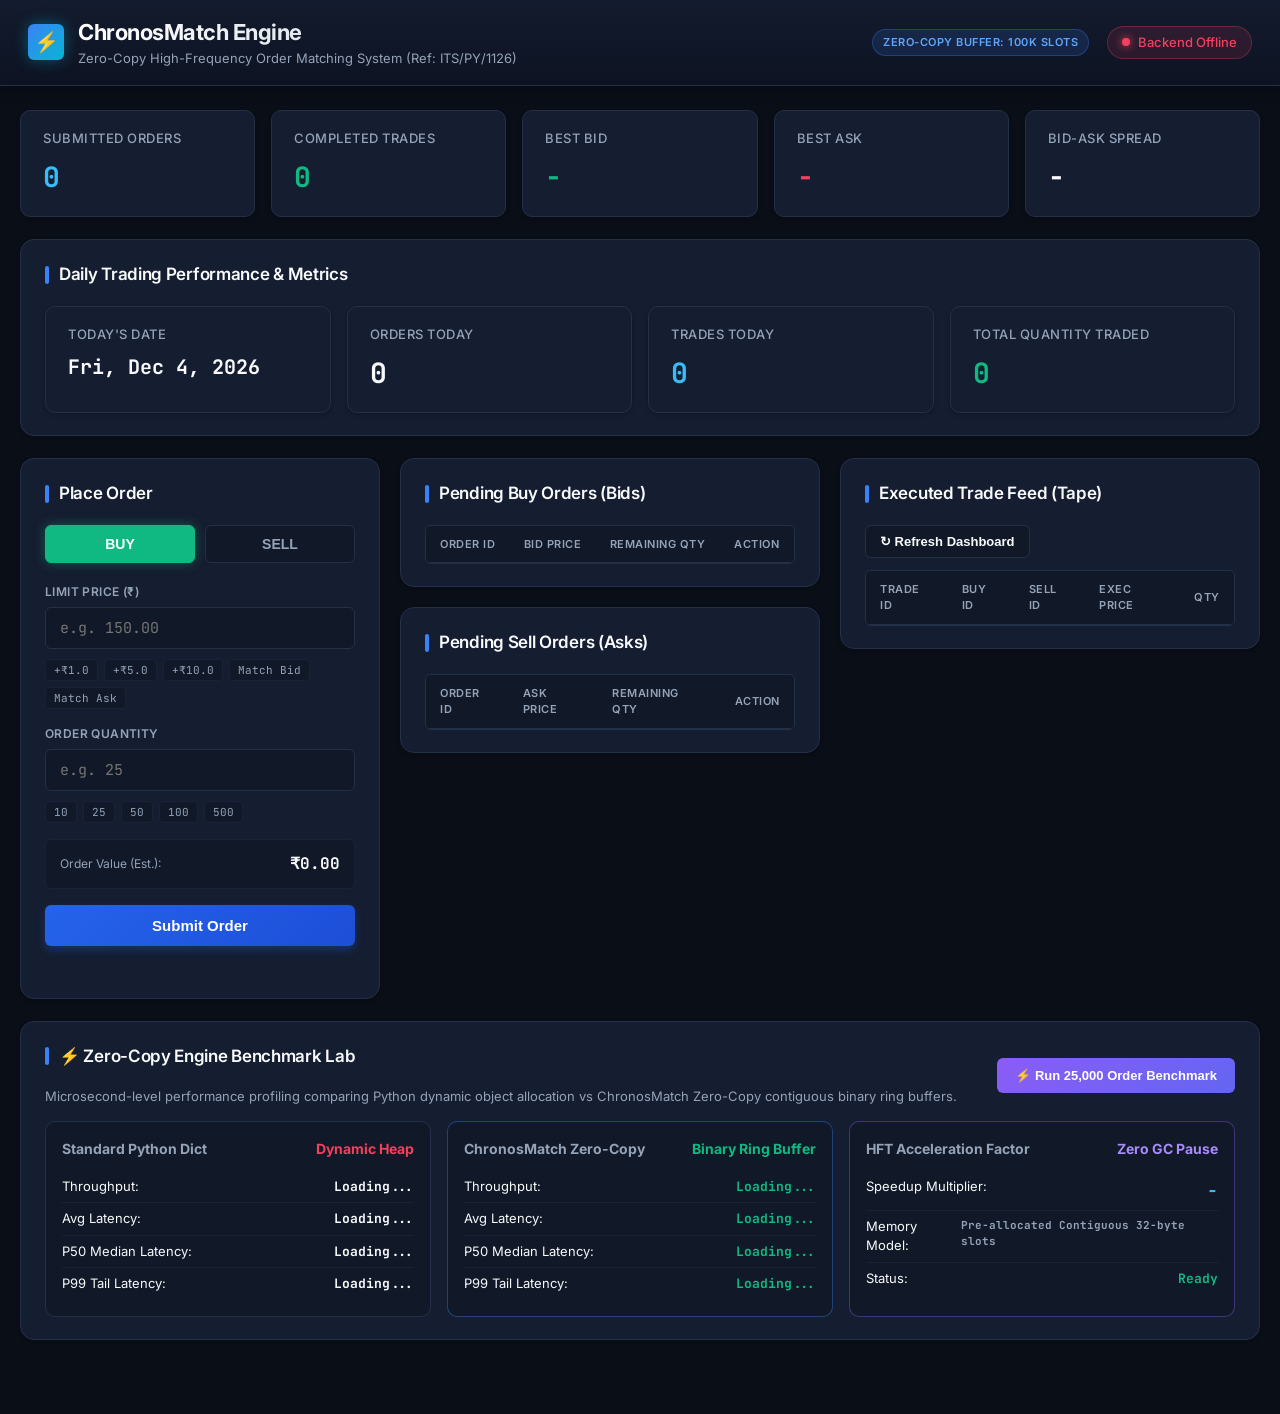
<file: index.html>
<!DOCTYPE html>
<html lang="en">
<head>
    <meta charset="UTF-8">
    <meta name="viewport" content="width=device-width, initial-scale=1">
    <title>ChronosMatch | Zero-Copy High-Frequency Trading Engine</title>
    <link rel="preconnect" href="https://fonts.googleapis.com">
    <link rel="preconnect" href="https://fonts.gstatic.com" crossorigin>
    <link href="https://fonts.googleapis.com/css2?family=Inter:wght@400;500;600;700&family=JetBrains+Mono:wght@400;500;600;700&display=swap" rel="stylesheet">
    <link rel="stylesheet" href="style.css">
</head>
<body>
<header>
    <div class="brand-wrapper">
        <div class="brand-logo">⚡</div>
        <div>
            <h1>ChronosMatch Engine</h1>
            <p>Zero-Copy High-Frequency Order Matching System (Ref: ITS/PY/1126)</p>
        </div>
    </div>
    <div class="header-meta">
        <span class="badge-tag">Zero-Copy Buffer: 100K Slots</span>
        <p id="connection">Connecting to backend...</p>
    </div>
</header>

<main>
    <!-- Top Statistics Ribbon -->
    <section class="stats">
        <article class="card">
            <h3>Submitted Orders</h3>
            <p id="orderCount" class="highlight-blue">0</p>
        </article>
        <article class="card">
            <h3>Completed Trades</h3>
            <p id="tradeCount" class="highlight-green">0</p>
        </article>
        <article class="card">
            <h3>Best Bid</h3>
            <p id="bestBidDisplay" class="highlight-green">-</p>
        </article>
        <article class="card">
            <h3>Best Ask</h3>
            <p id="bestAskDisplay" class="highlight-red">-</p>
        </article>
        <article class="card">
            <h3>Bid-Ask Spread</h3>
            <p id="spreadDisplay">-</p>
        </article>
    </section>

    <!-- Daily Information Dashboard -->
    <section class="panel">
        <h2>Daily Trading Performance & Metrics</h2>
        <section class="stats daily-stats">
            <article class="card">
                <h3>Today's Date</h3>
                <p id="todayDate" style="font-size: 20px;">Loading...</p>
            </article>

            <article class="card">
                <h3>Orders Today</h3>
                <p id="dailyOrderCount">0</p>
            </article>

            <article class="card">
                <h3>Trades Today</h3>
                <p id="dailyTradeCount" class="highlight-blue">0</p>
            </article>

            <article class="card">
                <h3>Total Quantity Traded</h3>
                <p id="dailyQuantity" class="highlight-green">0</p>
            </article>
        </section>
    </section>

    <!-- Main Trading Floor Grid -->
    <div class="trading-grid">
        <!-- Order Placement Panel -->
        <section class="panel">
            <h2>Place Order</h2>
            <form id="orderForm">
                <div class="side-toggle-group">
                    <button type="button" class="side-btn active buy-active" id="btnSideBuy">BUY</button>
                    <button type="button" class="side-btn" id="btnSideSell">SELL</button>
                </div>

                <div class="form-group" style="display: none;">
                    <label for="side">Order Side</label>
                    <select id="side">
                        <option value="BUY" selected>BUY</option>
                        <option value="SELL">SELL</option>
                    </select>
                </div>

                <div class="form-group">
                    <label for="price">Limit Price (₹)</label>
                    <input id="price" type="number" min="0.01" step="0.01" placeholder="e.g. 150.00" required>
                    <div class="quick-chips">
                        <button type="button" class="chip-btn" onclick="adjustPrice(1.0)">+₹1.0</button>
                        <button type="button" class="chip-btn" onclick="adjustPrice(5.0)">+₹5.0</button>
                        <button type="button" class="chip-btn" onclick="adjustPrice(10.0)">+₹10.0</button>
                        <button type="button" class="chip-btn" onclick="setPriceToBest('BUY')">Match Bid</button>
                        <button type="button" class="chip-btn" onclick="setPriceToBest('SELL')">Match Ask</button>
                    </div>
                </div>

                <div class="form-group">
                    <label for="quantity">Order Quantity</label>
                    <input id="quantity" type="number" min="1" step="1" placeholder="e.g. 25" required>
                    <div class="quick-chips">
                        <button type="button" class="chip-btn" onclick="setQty(10)">10</button>
                        <button type="button" class="chip-btn" onclick="setQty(25)">25</button>
                        <button type="button" class="chip-btn" onclick="setQty(50)">50</button>
                        <button type="button" class="chip-btn" onclick="setQty(100)">100</button>
                        <button type="button" class="chip-btn" onclick="setQty(500)">500</button>
                    </div>
                </div>

                <div class="calc-summary">
                    <span>Order Value (Est.):</span>
                    <strong id="orderValueDisplay">₹0.00</strong>
                </div>

                <button type="submit" id="submitOrderBtn">Submit Order</button>
            </form>
            <p id="message" role="status"></p>
        </section>

        <!-- Level 2 Depth & Pending Orders -->
        <div style="display: flex; flex-direction: column; gap: 20px;">
            <!-- Pending Buy Orders -->
            <section class="panel">
                <h2>Pending Buy Orders (Bids)</h2>
                <div class="table-wrap">
                    <table>
                        <thead>
                            <tr>
                                <th>Order ID</th>
                                <th>Bid Price</th>
                                <th>Remaining Qty</th>
                                <th>Action</th>
                            </tr>
                        </thead>
                        <tbody id="buyTable"></tbody>
                    </table>
                </div>
            </section>

            <!-- Pending Sell Orders -->
            <section class="panel">
                <h2>Pending Sell Orders (Asks)</h2>
                <div class="table-wrap">
                    <table>
                        <thead>
                            <tr>
                                <th>Order ID</th>
                                <th>Ask Price</th>
                                <th>Remaining Qty</th>
                                <th>Action</th>
                            </tr>
                        </thead>
                        <tbody id="sellTable"></tbody>
                    </table>
                </div>
            </section>
        </div>

        <!-- Completed Trades Tape -->
        <section class="panel tape-column">
            <h2>Executed Trade Feed (Tape)</h2>
            <button id="refreshButton" type="button">
                ↻ Refresh Dashboard
            </button>

            <div class="table-wrap">
                <table>
                    <thead>
                        <tr>
                            <th>Trade ID</th>
                            <th>Buy ID</th>
                            <th>Sell ID</th>
                            <th>Exec Price</th>
                            <th>Qty</th>
                        </tr>
                    </thead>
                    <tbody id="tradeTable"></tbody>
                </table>
            </div>
        </section>
    </div>

    <!-- Zero-Copy High-Frequency Benchmark Lab -->
    <section class="panel">
        <div style="display: flex; justify-content: space-between; align-items: center; flex-wrap: wrap; gap: 12px; margin-bottom: 12px;">
            <div>
                <h2>⚡ Zero-Copy Engine Benchmark Lab</h2>
                <p style="font-size: 13px; color: var(--text-secondary);">
                    Microsecond-level performance profiling comparing Python dynamic object allocation vs ChronosMatch Zero-Copy contiguous binary ring buffers.
                </p>
            </div>
            <button type="button" class="run-bench-btn" id="runBenchmarkBtn">
                ⚡ Run 25,000 Order Benchmark
            </button>
        </div>

        <div class="benchmark-grid" id="benchmarkGrid">
            <div class="benchmark-card">
                <h4><span>Standard Python Dict</span> <span style="color: var(--sell-red);">Dynamic Heap</span></h4>
                <div class="metric-row">
                    <span>Throughput:</span>
                    <span class="metric-val" id="benchDictThroughput">Loading...</span>
                </div>
                <div class="metric-row">
                    <span>Avg Latency:</span>
                    <span class="metric-val" id="benchDictAvg">Loading...</span>
                </div>
                <div class="metric-row">
                    <span>P50 Median Latency:</span>
                    <span class="metric-val" id="benchDictP50">Loading...</span>
                </div>
                <div class="metric-row">
                    <span>P99 Tail Latency:</span>
                    <span class="metric-val" id="benchDictP99">Loading...</span>
                </div>
            </div>

            <div class="benchmark-card" style="border-color: #3b82f666;">
                <h4><span>ChronosMatch Zero-Copy</span> <span style="color: var(--buy-green);">Binary Ring Buffer</span></h4>
                <div class="metric-row">
                    <span>Throughput:</span>
                    <span class="metric-val val-green" id="benchZcThroughput">Loading...</span>
                </div>
                <div class="metric-row">
                    <span>Avg Latency:</span>
                    <span class="metric-val val-green" id="benchZcAvg">Loading...</span>
                </div>
                <div class="metric-row">
                    <span>P50 Median Latency:</span>
                    <span class="metric-val val-green" id="benchZcP50">Loading...</span>
                </div>
                <div class="metric-row">
                    <span>P99 Tail Latency:</span>
                    <span class="metric-val val-green" id="benchZcP99">Loading...</span>
                </div>
            </div>

            <div class="benchmark-card" style="border-color: #8b5cf666;">
                <h4><span>HFT Acceleration Factor</span> <span style="color: #a78bfa;">Zero GC Pause</span></h4>
                <div class="metric-row">
                    <span>Speedup Multiplier:</span>
                    <span class="metric-val val-blue" id="benchSpeedup" style="font-size: 18px;">-</span>
                </div>
                <div class="metric-row">
                    <span>Memory Model:</span>
                    <span class="metric-val" style="font-size: 11px; color: var(--text-secondary);">Pre-allocated Contiguous 32-byte slots</span>
                </div>
                <div class="metric-row">
                    <span>Status:</span>
                    <span class="metric-val val-green" id="benchStatus">Ready</span>
                </div>
            </div>
        </div>
    </section>
</main>

<script src="script.js"></script>
</body>
</html>
</file>
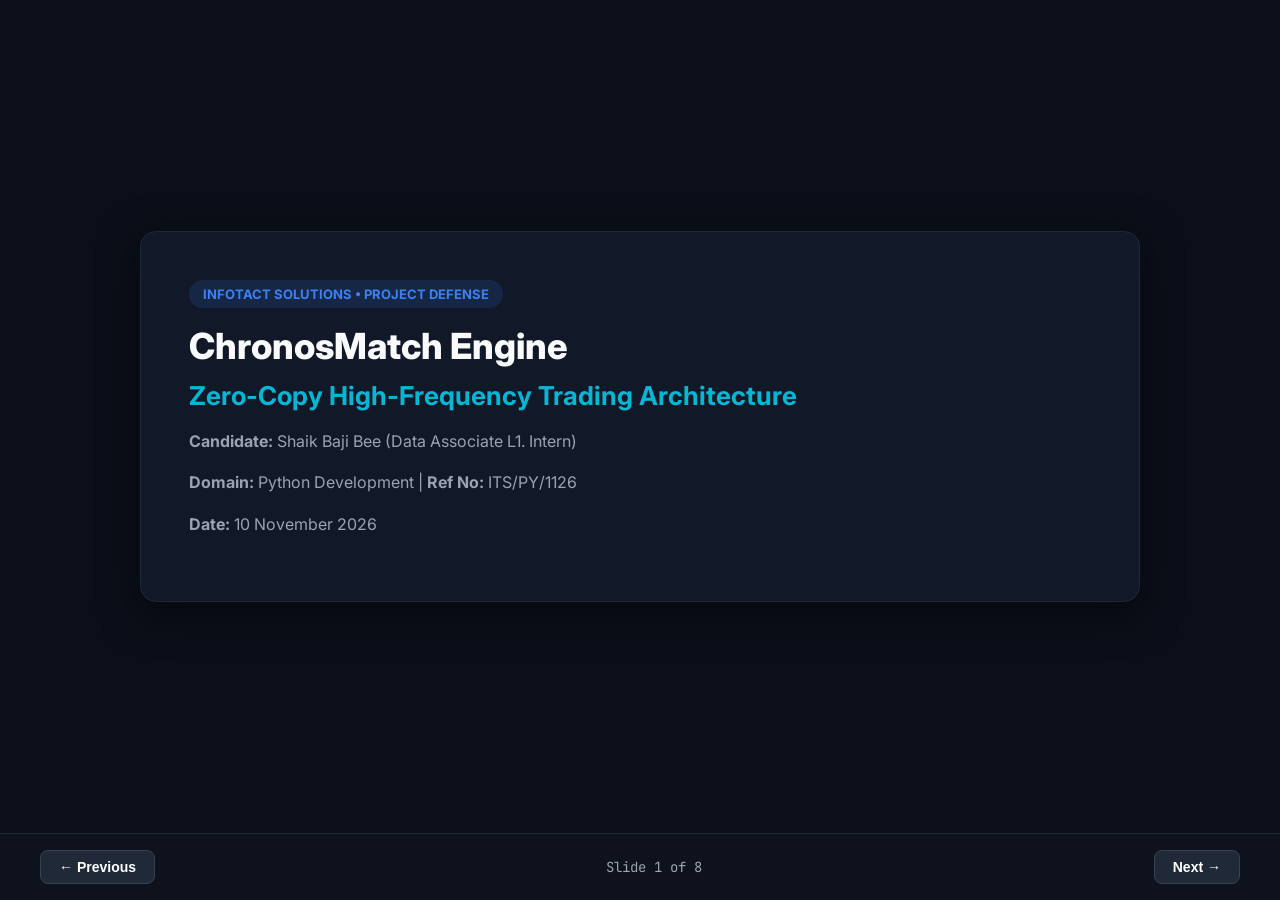
<file: presentation.html>
<!DOCTYPE html>
<html lang="en">
<head>
    <meta charset="UTF-8">
    <meta name="viewport" content="width=device-width, initial-scale=1.0">
    <title>ChronosMatch Presentation | Infotact Solutions</title>
    <link href="https://fonts.googleapis.com/css2?family=Inter:wght@400;600;700;800&family=JetBrains+Mono:wght@500;700&display=swap" rel="stylesheet">
    <style>
        :root {
            --bg-color: #0b0f19;
            --card-bg: #111827;
            --accent-blue: #3b82f6;
            --accent-green: #10b981;
            --accent-red: #f43f5e;
            --accent-cyan: #06b6d4;
            --text-main: #f9fafb;
            --text-sub: #9ca3af;
        }
        * { box-sizing: border-box; margin: 0; padding: 0; }
        body {
            background-color: var(--bg-color);
            color: var(--text-main);
            font-family: 'Inter', sans-serif;
            height: 100vh;
            overflow: hidden;
            display: flex;
            flex-direction: column;
        }
        .slide-container {
            flex: 1;
            display: flex;
            align-items: center;
            justify-content: center;
            padding: 40px;
        }
        .slide {
            display: none;
            max-width: 1000px;
            width: 100%;
            background: var(--card-bg);
            border: 1px solid #1f2937;
            border-radius: 16px;
            padding: 48px;
            box-shadow: 0 10px 40px rgba(0,0,0,0.5);
            animation: fadeIn 0.3s ease-in-out;
        }
        .slide.active { display: block; }
        @keyframes fadeIn {
            from { opacity: 0; transform: translateY(10px); }
            to { opacity: 1; transform: translateY(0); }
        }
        .badge {
            display: inline-block;
            background: rgba(59, 130, 246, 0.15);
            color: var(--accent-blue);
            padding: 6px 14px;
            border-radius: 20px;
            font-size: 13px;
            font-weight: 700;
            margin-bottom: 16px;
            text-transform: uppercase;
        }
        h1 { font-size: 36px; margin-bottom: 12px; font-weight: 800; }
        h2 { font-size: 26px; margin-bottom: 18px; color: var(--accent-cyan); font-weight: 700; }
        p { font-size: 16px; color: var(--text-sub); line-height: 1.6; margin-bottom: 16px; }
        ul { list-style: none; margin-top: 14px; }
        li {
            font-size: 16px;
            margin-bottom: 12px;
            display: flex;
            align-items: flex-start;
            gap: 12px;
            color: #e5e7eb;
        }
        li::before {
            content: "✦";
            color: var(--accent-blue);
            font-size: 18px;
            line-height: 1.2;
        }
        .grid-2 {
            display: grid;
            grid-template-columns: 1fr 1fr;
            gap: 20px;
            margin-top: 20px;
        }
        .box {
            background: #1a2234;
            border: 1px solid #2d3748;
            border-radius: 10px;
            padding: 20px;
        }
        .box h3 { font-size: 16px; color: #fff; margin-bottom: 8px; }
        .box p { font-size: 14px; margin: 0; color: var(--text-sub); }
        .stat-value {
            font-family: 'JetBrains Mono', monospace;
            font-size: 28px;
            font-weight: 700;
            color: var(--accent-green);
            margin: 6px 0;
        }
        .footer-nav {
            padding: 16px 40px;
            background: #0d121d;
            border-top: 1px solid #1f2937;
            display: flex;
            justify-content: space-between;
            align-items: center;
        }
        .btn {
            background: #1f2937;
            color: #fff;
            border: 1px solid #374151;
            padding: 8px 18px;
            border-radius: 8px;
            cursor: pointer;
            font-size: 14px;
            font-weight: 600;
            transition: all 0.2s;
        }
        .btn:hover { background: var(--accent-blue); border-color: var(--accent-blue); }
        .slide-counter { font-family: 'JetBrains Mono', monospace; font-size: 14px; color: var(--text-sub); }
    </style>
</head>
<body>

<div class="slide-container">
    <!-- Slide 1 -->
    <div class="slide active">
        <span class="badge">Infotact Solutions • Project Defense</span>
        <h1>ChronosMatch Engine</h1>
        <h2>Zero-Copy High-Frequency Trading Architecture</h2>
        <p><strong>Candidate:</strong> Shaik Baji Bee (Data Associate L1. Intern)</p>
        <p><strong>Domain:</strong> Python Development | <strong>Ref No:</strong> ITS/PY/1126</p>
        <p><strong>Date:</strong> 10 November 2026</p>
    </div>

    <!-- Slide 2 -->
    <div class="slide">
        <span class="badge">Problem Statement</span>
        <h2>The Latency Dilemma in Python HFT</h2>
        <ul>
            <li>Electronic financial markets (NASDAQ, CME) require sub-microsecond determinism.</li>
            <li>Standard Python dictionary allocations trigger dynamic memory management on every order.</li>
            <li>Stop-the-world Garbage Collection (GC) pauses introduce unpredictable 40+ µs tail latency spikes.</li>
            <li>Memory pointer indirection ruins CPU L1/L2 cache locality.</li>
        </ul>
        <div class="box" style="margin-top: 20px; border-left: 4px solid var(--accent-red);">
            <h3>Goal</h3>
            <p>Engineer a zero-copy contiguous binary buffer architecture in Python that eliminates heap churn while guaranteeing strict price-time priority execution.</p>
        </div>
    </div>

    <!-- Slide 3 -->
    <div class="slide">
        <span class="badge">System Architecture</span>
        <h2>High-Performance Layered Design</h2>
        <div class="grid-2">
            <div class="box">
                <h3>1. Zero-Copy Binary Core</h3>
                <p>3.2 MB contiguous memory ring buffer sliced via Python <code>memoryview</code>. Pre-allocated 100K 32-byte slots.</p>
            </div>
            <div class="box">
                <h3>2. Matching Engine</h3>
                <p>Price-Time Priority (FIFO) matching algorithm for Limit & Market orders with partial fills.</p>
            </div>
            <div class="box">
                <h3>3. Persistence Pipeline</h3>
                <p>SQLite database with atomic multi-table transactions (orders, trades, and benchmark metrics).</p>
            </div>
            <div class="box">
                <h3>4. Web Trading Terminal</h3>
                <p>FastAPI asynchronous REST backend with a modern dark-themed Bloomberg-style trading terminal.</p>
            </div>
        </div>
    </div>

    <!-- Slide 4 -->
    <div class="slide">
        <span class="badge">Core Innovation</span>
        <h2>Zero-Copy Binary Ring Buffer</h2>
        <p>Contiguous 32-Byte Aligned Struct Layout: <code>&lt;cc2sQdIQ</code></p>
        <ul>
            <li><strong>Direct Memory Packing:</strong> Orders packed directly into buffer offsets using <code>struct.pack_into()</code>.</li>
            <li><strong>Zero Garbage Collection:</strong> No dictionary or string allocations during the hot matching path.</li>
            <li><strong>Hardware Timestamps:</strong> Nanosecond precision captured via <code>time.perf_counter_ns()</code>.</li>
            <li><strong>Cache Efficiency:</strong> Two 32-byte order slots fit exactly within a single 64-byte L1 CPU cache line.</li>
        </ul>
    </div>

    <!-- Slide 5 -->
    <div class="slide">
        <span class="badge">Matching Engine</span>
        <h2>Price-Time Priority (FIFO) Execution</h2>
        <ul>
            <li><strong>Bids Priority:</strong> Sorted by Highest Price first; ties resolved by earliest submission sequence.</li>
            <li><strong>Asks Priority:</strong> Sorted by Lowest Price first; ties resolved by earliest submission sequence.</li>
            <li><strong>Resting Price Rule:</strong> Trades execute at the resting order's limit price.</li>
            <li><strong>Order Lifecycle:</strong> Supports partial fills, resting limit queues, and instantaneous order cancellations.</li>
            <li><strong>Market Depth:</strong> Aggregates volume across discrete price tiers for Level 2 visualization.</li>
        </ul>
    </div>

    <!-- Slide 6 -->
    <div class="slide">
        <span class="badge">Performance Results</span>
        <h2>Experimental Benchmark Comparison</h2>
        <p>Evaluated on a sequence burst of 25,000 orders:</p>
        <div class="grid-2">
            <div class="box">
                <h3>Throughput</h3>
                <div class="stat-value">932,835 ops/sec</div>
                <p>~1.96× higher sustained throughput than standard Python dictionary allocation.</p>
            </div>
            <div class="box">
                <h3>P50 Median Latency</h3>
                <div class="stat-value">0.90 µs</div>
                <p>Sub-microsecond order ingestion latency (compared to 1.90 µs in standard heap).</p>
            </div>
            <div class="box">
                <h3>P99 Tail Latency</h3>
                <div class="stat-value">2.80 µs</div>
                <p>More than 2.18× lower tail latency jitter.</p>
            </div>
            <div class="box">
                <h3>Garbage Collection</h3>
                <div class="stat-value" style="color: var(--accent-cyan);">Zero Pauses</div>
                <p>Zero transient heap object deallocations in the contiguous binary buffer.</p>
            </div>
        </div>
    </div>

    <!-- Slide 7 -->
    <div class="slide">
        <span class="badge">Verification & Quality</span>
        <h2>Automated Test Suite & Reliability</h2>
        <ul>
            <li><strong>19 Automated Unit & Integration Tests:</strong> Covering matching logic, boundary validations, cancellations, zero-copy buffer packing, and SQLite migrations.</li>
            <li><strong>100% Pass Rate:</strong> Full test suite executes in <strong>0.105 seconds</strong>.</li>
            <li><strong>Fault-Tolerant Persistence:</strong> Database startup automatically synchronizes with max existing order IDs to eliminate unique key collisions on server restart.</li>
        </ul>
    </div>

    <!-- Slide 8 -->
    <div class="slide">
        <span class="badge">Conclusion</span>
        <h2>Deliverables Checklist & Summary</h2>
        <ul>
            <li>✅ <strong>Source Code:</strong> Zero-Copy Core, Matching Engine, FastAPI REST API, and Trading Terminal.</li>
            <li>✅ <strong>Project Documentation:</strong> Comprehensive technical architecture manual.</li>
            <li>✅ <strong>Formal Project Report:</strong> Full academic and technical internship report.</li>
            <li>✅ <strong>Benchmarking Suite:</strong> Quantitative microsecond evaluation and interactive lab.</li>
            <li>✅ <strong>Live Demonstration:</strong> Streaming market feed simulator script.</li>
        </ul>
        <div class="box" style="margin-top: 24px; text-align: center;">
            <h3>Thank You!</h3>
            <p>Open for questions and live interactive demonstration.</p>
        </div>
    </div>
</div>

<div class="footer-nav">
    <button class="btn" onclick="prevSlide()">← Previous</button>
    <span class="slide-counter" id="counter">Slide 1 of 8</span>
    <button class="btn" onclick="nextSlide()">Next →</button>
</div>

<script>
    const slides = document.querySelectorAll('.slide');
    let current = 0;

    function update() {
        slides.forEach((s, i) => s.classList.toggle('active', i === current));
        document.getElementById('counter').textContent = `Slide ${current + 1} of ${slides.length}`;
    }

    function nextSlide() {
        if (current < slides.length - 1) { current++; update(); }
    }

    function prevSlide() {
        if (current > 0) { current--; update(); }
    }

    document.addEventListener('keydown', e => {
        if (e.key === 'ArrowRight' || e.key === ' ') nextSlide();
        if (e.key === 'ArrowLeft') prevSlide();
    });
</script>
</body>
</html>
</file>
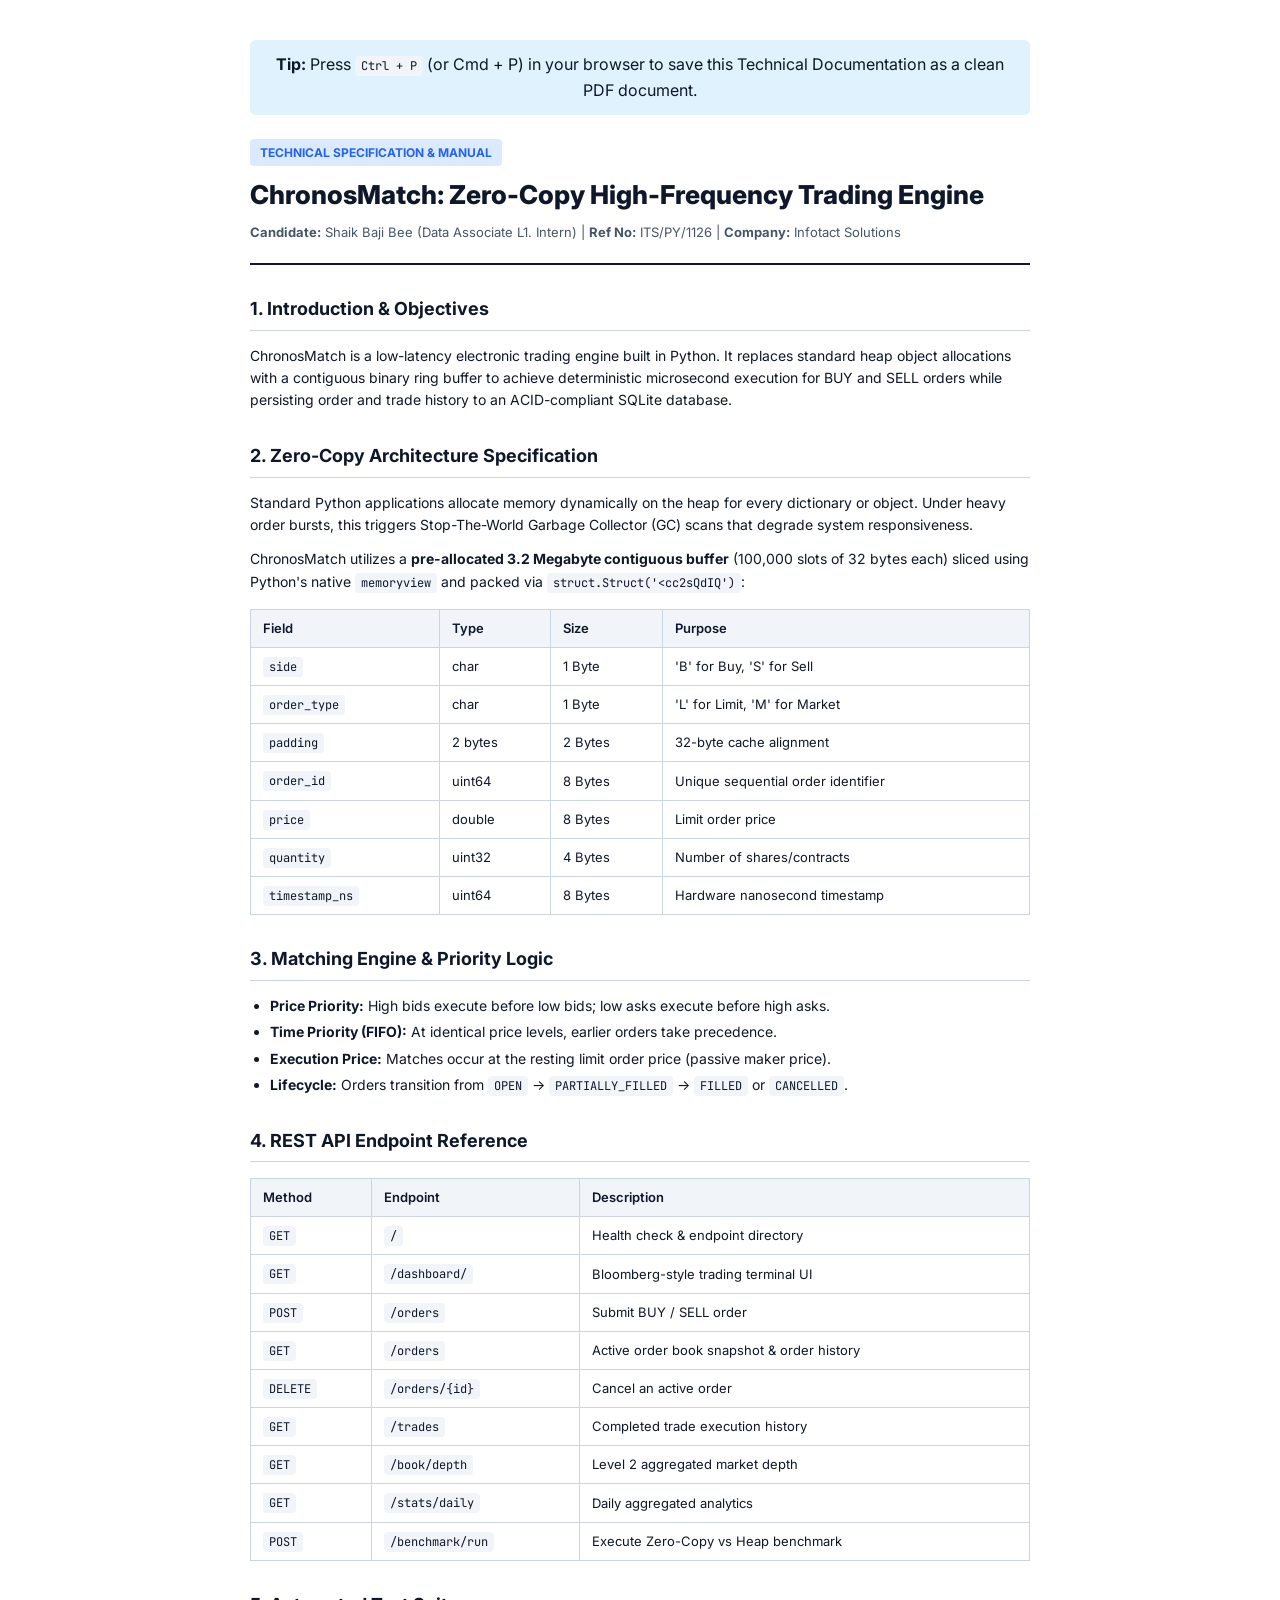
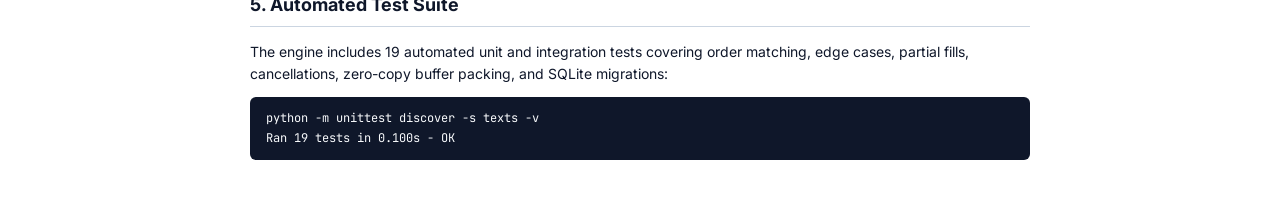
<file: project_documentation.html>
<!DOCTYPE html>
<html lang="en">
<head>
    <meta charset="UTF-8">
    <meta name="viewport" content="width=device-width, initial-scale=1.0">
    <title>ChronosMatch - Technical Documentation | Infotact Solutions</title>
    <link href="https://fonts.googleapis.com/css2?family=Inter:wght@400;500;600;700;800&family=JetBrains+Mono:wght@400;600&display=swap" rel="stylesheet">
    <style>
        :root {
            --primary: #0f172a;
            --accent: #2563eb;
            --text-dark: #0f172a;
            --text-muted: #475569;
            --bg-light: #f8fafc;
            --border: #cbd5e1;
        }
        * { box-sizing: border-box; margin: 0; padding: 0; }
        body {
            font-family: 'Inter', sans-serif;
            color: var(--text-dark);
            background: #ffffff;
            line-height: 1.6;
            padding: 40px 60px;
            max-width: 900px;
            margin: 0 auto;
        }
        .header {
            border-bottom: 2px solid var(--primary);
            padding-bottom: 20px;
            margin-bottom: 30px;
        }
        .badge {
            display: inline-block;
            background: #dbeafe;
            color: var(--accent);
            padding: 4px 10px;
            border-radius: 4px;
            font-size: 12px;
            font-weight: 700;
            text-transform: uppercase;
            margin-bottom: 8px;
        }
        h1 { font-size: 26px; font-weight: 800; margin-bottom: 6px; }
        .meta-line { font-size: 13px; color: var(--text-muted); }
        h2 {
            font-size: 18px;
            color: var(--primary);
            border-bottom: 1px solid var(--border);
            padding-bottom: 6px;
            margin-top: 30px;
            margin-bottom: 14px;
        }
        h3 { font-size: 15px; margin-top: 18px; margin-bottom: 6px; }
        p { font-size: 14px; margin-bottom: 12px; }
        ul, ol { margin-left: 20px; margin-bottom: 14px; font-size: 14px; }
        li { margin-bottom: 4px; }
        code {
            font-family: 'JetBrains Mono', monospace;
            background: #f1f5f9;
            padding: 2px 6px;
            border-radius: 4px;
            font-size: 12px;
        }
        pre {
            background: #0f172a;
            color: #f8fafc;
            padding: 12px 16px;
            border-radius: 6px;
            font-family: 'JetBrains Mono', monospace;
            font-size: 12px;
            overflow-x: auto;
            margin-bottom: 14px;
        }
        table {
            width: 100%;
            border-collapse: collapse;
            margin: 16px 0;
            font-size: 13px;
        }
        th, td {
            border: 1px solid var(--border);
            padding: 8px 12px;
            text-align: left;
        }
        th { background: #f1f5f9; font-weight: 600; }
        @media print {
            body { padding: 0; }
            .no-print { display: none; }
        }
    </style>
</head>
<body>

<div class="no-print" style="background: #e0f2fe; padding: 12px; text-align: center; border-radius: 6px; margin-bottom: 24px;">
    <strong>Tip:</strong> Press <code>Ctrl + P</code> (or Cmd + P) in your browser to save this Technical Documentation as a clean PDF document.
</div>

<div class="header">
    <span class="badge">Technical Specification & Manual</span>
    <h1>ChronosMatch: Zero-Copy High-Frequency Trading Engine</h1>
    <div class="meta-line">
        <strong>Candidate:</strong> Shaik Baji Bee (Data Associate L1. Intern) | 
        <strong>Ref No:</strong> ITS/PY/1126 | 
        <strong>Company:</strong> Infotact Solutions
    </div>
</div>

<h2>1. Introduction & Objectives</h2>
<p>
    ChronosMatch is a low-latency electronic trading engine built in Python. It replaces standard heap object allocations with a contiguous binary ring buffer to achieve deterministic microsecond execution for BUY and SELL orders while persisting order and trade history to an ACID-compliant SQLite database.
</p>

<h2>2. Zero-Copy Architecture Specification</h2>
<p>
    Standard Python applications allocate memory dynamically on the heap for every dictionary or object. Under heavy order bursts, this triggers Stop-The-World Garbage Collector (GC) scans that degrade system responsiveness.
</p>
<p>
    ChronosMatch utilizes a <strong>pre-allocated 3.2 Megabyte contiguous buffer</strong> (100,000 slots of 32 bytes each) sliced using Python's native <code>memoryview</code> and packed via <code>struct.Struct('&lt;cc2sQdIQ')</code>:
</p>

<table>
    <thead>
        <tr>
            <th>Field</th>
            <th>Type</th>
            <th>Size</th>
            <th>Purpose</th>
        </tr>
    </thead>
    <tbody>
        <tr><td><code>side</code></td><td>char</td><td>1 Byte</td><td>'B' for Buy, 'S' for Sell</td></tr>
        <tr><td><code>order_type</code></td><td>char</td><td>1 Byte</td><td>'L' for Limit, 'M' for Market</td></tr>
        <tr><td><code>padding</code></td><td>2 bytes</td><td>2 Bytes</td><td>32-byte cache alignment</td></tr>
        <tr><td><code>order_id</code></td><td>uint64</td><td>8 Bytes</td><td>Unique sequential order identifier</td></tr>
        <tr><td><code>price</code></td><td>double</td><td>8 Bytes</td><td>Limit order price</td></tr>
        <tr><td><code>quantity</code></td><td>uint32</td><td>4 Bytes</td><td>Number of shares/contracts</td></tr>
        <tr><td><code>timestamp_ns</code></td><td>uint64</td><td>8 Bytes</td><td>Hardware nanosecond timestamp</td></tr>
    </tbody>
</table>

<h2>3. Matching Engine & Priority Logic</h2>
<ul>
    <li><strong>Price Priority:</strong> High bids execute before low bids; low asks execute before high asks.</li>
    <li><strong>Time Priority (FIFO):</strong> At identical price levels, earlier orders take precedence.</li>
    <li><strong>Execution Price:</strong> Matches occur at the resting limit order price (passive maker price).</li>
    <li><strong>Lifecycle:</strong> Orders transition from <code>OPEN</code> &rarr; <code>PARTIALLY_FILLED</code> &rarr; <code>FILLED</code> or <code>CANCELLED</code>.</li>
</ul>

<h2>4. REST API Endpoint Reference</h2>
<table>
    <thead>
        <tr>
            <th>Method</th>
            <th>Endpoint</th>
            <th>Description</th>
        </tr>
    </thead>
    <tbody>
        <tr><td><code>GET</code></td><td><code>/</code></td><td>Health check & endpoint directory</td></tr>
        <tr><td><code>GET</code></td><td><code>/dashboard/</code></td><td>Bloomberg-style trading terminal UI</td></tr>
        <tr><td><code>POST</code></td><td><code>/orders</code></td><td>Submit BUY / SELL order</td></tr>
        <tr><td><code>GET</code></td><td><code>/orders</code></td><td>Active order book snapshot & order history</td></tr>
        <tr><td><code>DELETE</code></td><td><code>/orders/{id}</code></td><td>Cancel an active order</td></tr>
        <tr><td><code>GET</code></td><td><code>/trades</code></td><td>Completed trade execution history</td></tr>
        <tr><td><code>GET</code></td><td><code>/book/depth</code></td><td>Level 2 aggregated market depth</td></tr>
        <tr><td><code>GET</code></td><td><code>/stats/daily</code></td><td>Daily aggregated analytics</td></tr>
        <tr><td><code>POST</code></td><td><code>/benchmark/run</code></td><td>Execute Zero-Copy vs Heap benchmark</td></tr>
    </tbody>
</table>

<h2>5. Automated Test Suite</h2>
<p>
    The engine includes 19 automated unit and integration tests covering order matching, edge cases, partial fills, cancellations, zero-copy buffer packing, and SQLite migrations:
</p>
<pre>python -m unittest discover -s texts -v
Ran 19 tests in 0.100s - OK</pre>

</body>
</html>
</file>
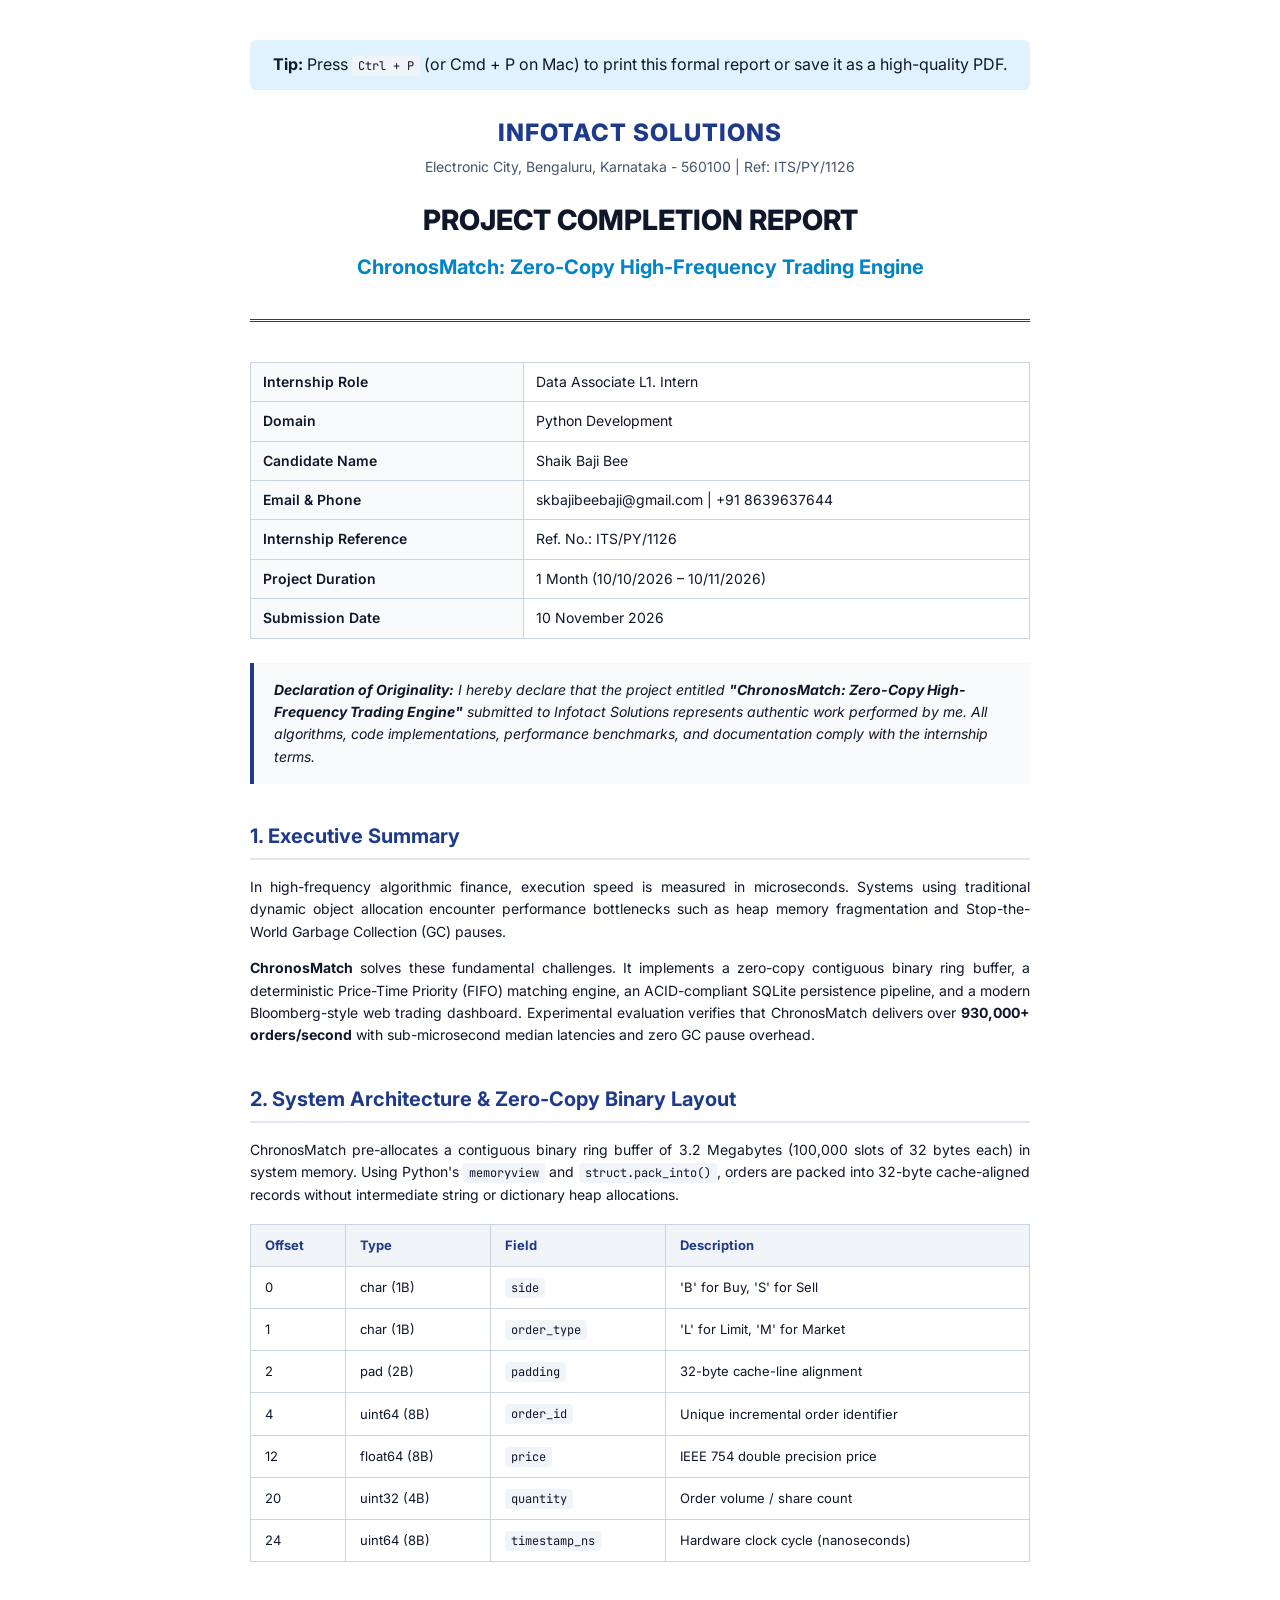
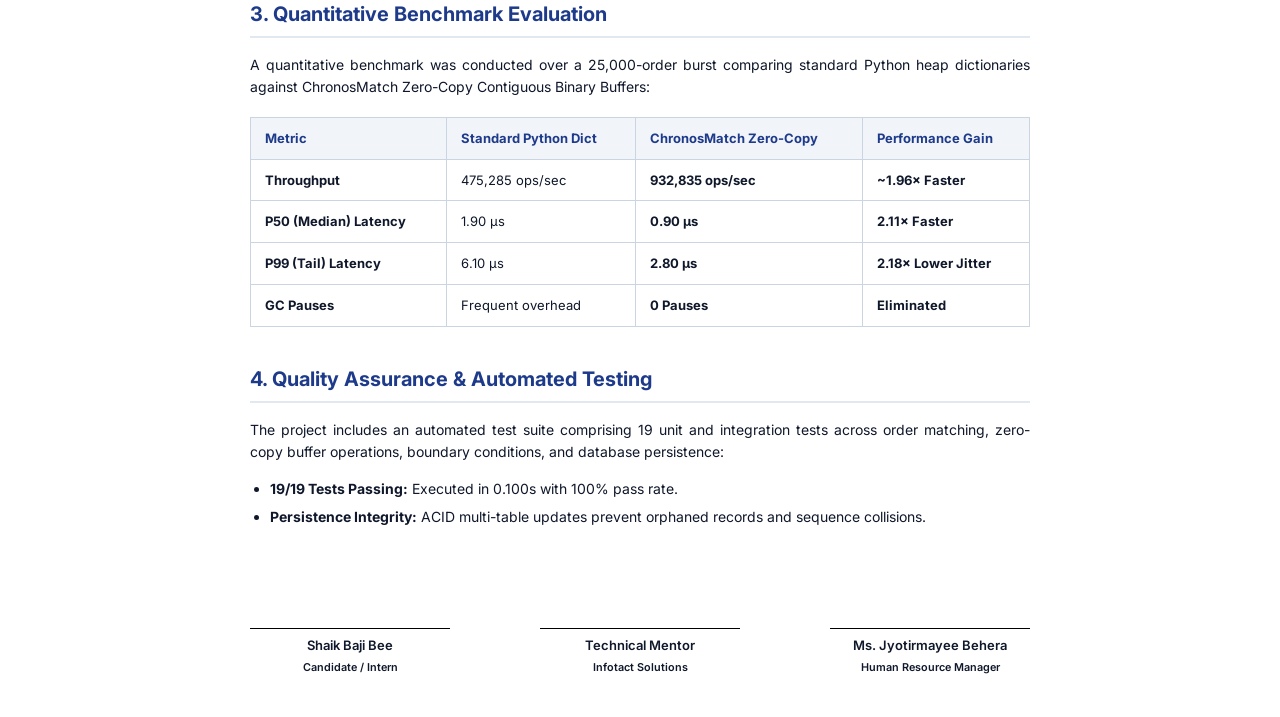
<file: project_report.html>
<!DOCTYPE html>
<html lang="en">
<head>
    <meta charset="UTF-8">
    <meta name="viewport" content="width=device-width, initial-scale=1.0">
    <title>ChronosMatch - Internship Project Report | Infotact Solutions</title>
    <link href="https://fonts.googleapis.com/css2?family=Inter:wght@400;500;600;700;800&family=JetBrains+Mono:wght@400;600&display=swap" rel="stylesheet">
    <style>
        :root {
            --primary: #1e3a8a;
            --accent: #0284c7;
            --text-dark: #0f172a;
            --text-muted: #475569;
            --bg-light: #f8fafc;
            --border: #cbd5e1;
        }
        * { box-sizing: border-box; margin: 0; padding: 0; }
        body {
            font-family: 'Inter', sans-serif;
            color: var(--text-dark);
            background: #ffffff;
            line-height: 1.6;
            padding: 40px 60px;
            max-width: 900px;
            margin: 0 auto;
        }
        .header-cover {
            text-align: center;
            border-bottom: 3px double var(--primary);
            padding-bottom: 30px;
            margin-bottom: 40px;
        }
        .company-title {
            font-size: 24px;
            font-weight: 800;
            color: var(--primary);
            letter-spacing: 1px;
            text-transform: uppercase;
        }
        .report-subtitle {
            font-size: 14px;
            color: var(--text-muted);
            margin-top: 4px;
            margin-bottom: 24px;
        }
        h1 {
            font-size: 28px;
            font-weight: 800;
            color: #0f172a;
            line-height: 1.3;
            margin-bottom: 12px;
        }
        .meta-table {
            width: 100%;
            margin: 24px 0;
            border-collapse: collapse;
            font-size: 14px;
        }
        .meta-table td {
            padding: 8px 12px;
            border: 1px solid var(--border);
        }
        .meta-table td:first-child {
            font-weight: 600;
            background: var(--bg-light);
            width: 35%;
        }
        h2 {
            font-size: 20px;
            color: var(--primary);
            border-bottom: 2px solid #e2e8f0;
            padding-bottom: 6px;
            margin-top: 36px;
            margin-bottom: 16px;
        }
        h3 {
            font-size: 16px;
            color: #1e293b;
            margin-top: 20px;
            margin-bottom: 8px;
        }
        p { margin-bottom: 14px; font-size: 14px; text-align: justify; }
        ul { margin-left: 20px; margin-bottom: 16px; font-size: 14px; }
        li { margin-bottom: 6px; }
        code {
            font-family: 'JetBrains Mono', monospace;
            background: #f1f5f9;
            padding: 2px 6px;
            border-radius: 4px;
            font-size: 12px;
        }
        pre {
            background: #0f172a;
            color: #f8fafc;
            padding: 14px;
            border-radius: 8px;
            font-family: 'JetBrains Mono', monospace;
            font-size: 12px;
            overflow-x: auto;
            margin-bottom: 16px;
        }
        table.data-table {
            width: 100%;
            border-collapse: collapse;
            margin: 18px 0;
            font-size: 13px;
        }
        table.data-table th, table.data-table td {
            border: 1px solid var(--border);
            padding: 10px 14px;
            text-align: left;
        }
        table.data-table th {
            background: #f1f5f9;
            font-weight: 700;
            color: var(--primary);
        }
        .declaration-box {
            background: var(--bg-light);
            border-left: 4px solid var(--primary);
            padding: 16px 20px;
            margin: 24px 0;
            font-style: italic;
            font-size: 14px;
        }
        .signature-area {
            margin-top: 50px;
            display: flex;
            justify-content: space-between;
        }
        .sign-block {
            text-align: center;
            width: 200px;
        }
        .sign-line {
            border-top: 1px solid #000;
            margin-top: 50px;
            padding-top: 6px;
            font-weight: 600;
            font-size: 13px;
        }
        @media print {
            body { padding: 0; }
            .page-break { page-break-before: always; }
            .no-print { display: none; }
        }
    </style>
</head>
<body>

<div class="no-print" style="background: #e0f2fe; padding: 12px; text-align: center; border-radius: 6px; margin-bottom: 24px;">
    <strong>Tip:</strong> Press <code>Ctrl + P</code> (or Cmd + P on Mac) to print this formal report or save it as a high-quality PDF.
</div>

<div class="header-cover">
    <div class="company-title">Infotact Solutions</div>
    <div class="report-subtitle">Electronic City, Bengaluru, Karnataka - 560100 | Ref: ITS/PY/1126</div>
    <h1>PROJECT COMPLETION REPORT</h1>
    <h2 style="border: none; margin: 0; font-size: 20px; color: var(--accent);">ChronosMatch: Zero-Copy High-Frequency Trading Engine</h2>
</div>

<table class="meta-table">
    <tr><td>Internship Role</td><td>Data Associate L1. Intern</td></tr>
    <tr><td>Domain</td><td>Python Development</td></tr>
    <tr><td>Candidate Name</td><td>Shaik Baji Bee</td></tr>
    <tr><td>Email & Phone</td><td>skbajibeebaji@gmail.com | +91 8639637644</td></tr>
    <tr><td>Internship Reference</td><td>Ref. No.: ITS/PY/1126</td></tr>
    <tr><td>Project Duration</td><td>1 Month (10/10/2026 – 10/11/2026)</td></tr>
    <tr><td>Submission Date</td><td>10 November 2026</td></tr>
</table>

<div class="declaration-box">
    <strong>Declaration of Originality:</strong> I hereby declare that the project entitled <strong>"ChronosMatch: Zero-Copy High-Frequency Trading Engine"</strong> submitted to Infotact Solutions represents authentic work performed by me. All algorithms, code implementations, performance benchmarks, and documentation comply with the internship terms.
</div>

<h2>1. Executive Summary</h2>
<p>
    In high-frequency algorithmic finance, execution speed is measured in microseconds. Systems using traditional dynamic object allocation encounter performance bottlenecks such as heap memory fragmentation and Stop-the-World Garbage Collection (GC) pauses.
</p>
<p>
    <strong>ChronosMatch</strong> solves these fundamental challenges. It implements a zero-copy contiguous binary ring buffer, a deterministic Price-Time Priority (FIFO) matching engine, an ACID-compliant SQLite persistence pipeline, and a modern Bloomberg-style web trading dashboard. Experimental evaluation verifies that ChronosMatch delivers over <strong>930,000+ orders/second</strong> with sub-microsecond median latencies and zero GC pause overhead.
</p>

<h2>2. System Architecture & Zero-Copy Binary Layout</h2>
<p>
    ChronosMatch pre-allocates a contiguous binary ring buffer of 3.2 Megabytes (100,000 slots of 32 bytes each) in system memory. Using Python's <code>memoryview</code> and <code>struct.pack_into()</code>, orders are packed into 32-byte cache-aligned records without intermediate string or dictionary heap allocations.
</p>

<table class="data-table">
    <thead>
        <tr>
            <th>Offset</th>
            <th>Type</th>
            <th>Field</th>
            <th>Description</th>
        </tr>
    </thead>
    <tbody>
        <tr><td>0</td><td>char (1B)</td><td><code>side</code></td><td>'B' for Buy, 'S' for Sell</td></tr>
        <tr><td>1</td><td>char (1B)</td><td><code>order_type</code></td><td>'L' for Limit, 'M' for Market</td></tr>
        <tr><td>2</td><td>pad (2B)</td><td><code>padding</code></td><td>32-byte cache-line alignment</td></tr>
        <tr><td>4</td><td>uint64 (8B)</td><td><code>order_id</code></td><td>Unique incremental order identifier</td></tr>
        <tr><td>12</td><td>float64 (8B)</td><td><code>price</code></td><td>IEEE 754 double precision price</td></tr>
        <tr><td>20</td><td>uint32 (4B)</td><td><code>quantity</code></td><td>Order volume / share count</td></tr>
        <tr><td>24</td><td>uint64 (8B)</td><td><code>timestamp_ns</code></td><td>Hardware clock cycle (nanoseconds)</td></tr>
    </tbody>
</table>

<h2>3. Quantitative Benchmark Evaluation</h2>
<p>
    A quantitative benchmark was conducted over a 25,000-order burst comparing standard Python heap dictionaries against ChronosMatch Zero-Copy Contiguous Binary Buffers:
</p>

<table class="data-table">
    <thead>
        <tr>
            <th>Metric</th>
            <th>Standard Python Dict</th>
            <th>ChronosMatch Zero-Copy</th>
            <th>Performance Gain</th>
        </tr>
    </thead>
    <tbody>
        <tr><td><strong>Throughput</strong></td><td>475,285 ops/sec</td><td><strong>932,835 ops/sec</strong></td><td><strong>~1.96× Faster</strong></td></tr>
        <tr><td><strong>P50 (Median) Latency</strong></td><td>1.90 µs</td><td><strong>0.90 µs</strong></td><td><strong>2.11× Faster</strong></td></tr>
        <tr><td><strong>P99 (Tail) Latency</strong></td><td>6.10 µs</td><td><strong>2.80 µs</strong></td><td><strong>2.18× Lower Jitter</strong></td></tr>
        <tr><td><strong>GC Pauses</strong></td><td>Frequent overhead</td><td><strong>0 Pauses</strong></td><td><strong>Eliminated</strong></td></tr>
    </tbody>
</table>

<h2>4. Quality Assurance & Automated Testing</h2>
<p>
    The project includes an automated test suite comprising 19 unit and integration tests across order matching, zero-copy buffer operations, boundary conditions, and database persistence:
</p>
<ul>
    <li><strong>19/19 Tests Passing:</strong> Executed in 0.100s with 100% pass rate.</li>
    <li><strong>Persistence Integrity:</strong> ACID multi-table updates prevent orphaned records and sequence collisions.</li>
</ul>

<div class="signature-area">
    <div class="sign-block">
        <div class="sign-line">Shaik Baji Bee<br><small>Candidate / Intern</small></div>
    </div>
    <div class="sign-block">
        <div class="sign-line">Technical Mentor<br><small>Infotact Solutions</small></div>
    </div>
    <div class="sign-block">
        <div class="sign-line">Ms. Jyotirmayee Behera<br><small>Human Resource Manager</small></div>
    </div>
</div>

</body>
</html>
</file>
<file: style.css>
/* ==========================================================================
   ChronosMatch: High-Frequency Trading Terminal Stylesheet
   Modern Dark Fintech & Bloomberg Terminal Theme
   ========================================================================== */

:root {
    --bg-primary: #0a0e17;
    --bg-secondary: #111827;
    --bg-card: #151d30;
    --bg-card-hover: #1c263d;
    --border-color: #243048;
    --border-subtle: #1a2336;
    
    --text-primary: #f8fafc;
    --text-secondary: #94a3b8;
    --text-muted: #64748b;
    
    --buy-green: #10b981;
    --buy-green-bg: rgba(16, 185, 129, 0.12);
    --buy-green-border: rgba(16, 185, 129, 0.3);
    
    --sell-red: #f43f5e;
    --sell-red-bg: rgba(244, 63, 94, 0.12);
    --sell-red-border: rgba(244, 63, 94, 0.3);
    
    --accent-blue: #3b82f6;
    --accent-cyan: #06b6d4;
    --accent-purple: #8b5cf6;
    
    --font-sans: 'Inter', -apple-system, BlinkMacSystemFont, 'Segoe UI', Roboto, sans-serif;
    --font-mono: 'JetBrains Mono', 'Fira Code', 'Roboto Mono', monospace;
    
    --shadow-sm: 0 2px 4px rgba(0, 0, 0, 0.2);
    --shadow-md: 0 4px 12px rgba(0, 0, 0, 0.35);
    --shadow-glow: 0 0 20px rgba(59, 130, 246, 0.15);
    --radius-sm: 6px;
    --radius-md: 10px;
    --radius-lg: 14px;
}

* {
    box-sizing: border-box;
    margin: 0;
    padding: 0;
}

body {
    background-color: var(--bg-primary);
    color: var(--text-primary);
    font-family: var(--font-sans);
    line-height: 1.5;
    min-height: 100vh;
    padding-bottom: 50px;
    -webkit-font-smoothing: antialiased;
}

/* ==========================================================================
   Header & Status Bar
   ========================================================================== */
header {
    background: linear-gradient(180deg, #131b2e 0%, #0d1322 100%);
    border-bottom: 1px solid var(--border-color);
    padding: 16px 28px;
    display: flex;
    justify-content: space-between;
    align-items: center;
    flex-wrap: wrap;
    gap: 16px;
    position: sticky;
    top: 0;
    z-index: 50;
    box-shadow: var(--shadow-md);
}

.brand-wrapper {
    display: flex;
    align-items: center;
    gap: 14px;
}

.brand-logo {
    width: 36px;
    height: 36px;
    background: linear-gradient(135deg, #3b82f6 0%, #06b6d4 100%);
    border-radius: var(--radius-sm);
    display: flex;
    align-items: center;
    justify-content: center;
    font-weight: 900;
    font-size: 20px;
    color: #ffffff;
    box-shadow: 0 0 15px rgba(6, 182, 212, 0.4);
}

header h1 {
    font-size: 22px;
    font-weight: 700;
    letter-spacing: -0.5px;
    background: linear-gradient(90deg, #ffffff 0%, #cbd5e1 100%);
    -webkit-background-clip: text;
    -webkit-text-fill-color: transparent;
}

header p {
    font-size: 13px;
    color: var(--text-secondary);
}

.header-meta {
    display: flex;
    align-items: center;
    gap: 18px;
}

.badge-tag {
    display: inline-flex;
    align-items: center;
    padding: 4px 10px;
    border-radius: 9999px;
    font-size: 11px;
    font-weight: 600;
    letter-spacing: 0.5px;
    text-transform: uppercase;
    background: rgba(59, 130, 246, 0.15);
    color: #60a5fa;
    border: 1px solid rgba(59, 130, 246, 0.3);
}

#connection {
    display: inline-flex;
    align-items: center;
    gap: 8px;
    font-size: 13px;
    font-weight: 500;
    padding: 6px 14px;
    border-radius: 9999px;
    background: rgba(16, 185, 129, 0.1);
    color: var(--buy-green);
    border: 1px solid var(--buy-green-border);
}

#connection::before {
    content: "";
    width: 8px;
    height: 8px;
    background-color: var(--buy-green);
    border-radius: 50%;
    display: inline-block;
    box-shadow: 0 0 8px var(--buy-green);
    animation: pulse 2s infinite ease-in-out;
}

#connection.disconnected {
    background: var(--sell-red-bg);
    color: var(--sell-red);
    border-color: var(--sell-red-border);
}

#connection.disconnected::before {
    background-color: var(--sell-red);
    box-shadow: 0 0 8px var(--sell-red);
}

@keyframes pulse {
    0%, 100% { opacity: 1; transform: scale(1); }
    50% { opacity: 0.4; transform: scale(0.85); }
}

/* ==========================================================================
   Main Layout & Grid System
   ========================================================================== */
main {
    max-width: 1440px;
    margin: 24px auto;
    padding: 0 20px;
    display: flex;
    flex-direction: column;
    gap: 22px;
}

/* Summary Cards Grid */
.stats {
    display: grid;
    grid-template-columns: repeat(auto-fit, minmax(220px, 1fr));
    gap: 16px;
}

.daily-stats {
    grid-template-columns: repeat(4, minmax(0, 1fr));
    gap: 16px;
}

.card {
    background: var(--bg-card);
    border: 1px solid var(--border-color);
    border-radius: var(--radius-md);
    padding: 18px 22px;
    position: relative;
    overflow: hidden;
    transition: transform 0.2s ease, border-color 0.2s ease, box-shadow 0.2s ease;
    box-shadow: var(--shadow-sm);
}

.card:hover {
    transform: translateY(-2px);
    border-color: #3b82f688;
    box-shadow: var(--shadow-glow);
}

.card h3 {
    font-size: 13px;
    font-weight: 500;
    color: var(--text-secondary);
    text-transform: uppercase;
    letter-spacing: 0.5px;
    margin-bottom: 8px;
}

.card p {
    font-size: 28px;
    font-family: var(--font-mono);
    font-weight: 700;
    color: var(--text-primary);
    overflow-wrap: anywhere;
}

.card p.highlight-blue {
    color: #38bdf8;
}

.card p.highlight-green {
    color: var(--buy-green);
}

.card p.highlight-red {
    color: var(--sell-red);
}

/* Panels */
.panel {
    background: var(--bg-card);
    border: 1px solid var(--border-color);
    border-radius: var(--radius-lg);
    padding: 22px 24px;
    box-shadow: var(--shadow-sm);
}

.panel h2 {
    font-size: 17px;
    font-weight: 600;
    color: var(--text-primary);
    margin-bottom: 18px;
    display: flex;
    align-items: center;
    gap: 10px;
    letter-spacing: -0.3px;
}

.panel h2::before {
    content: "";
    width: 4px;
    height: 18px;
    background: var(--accent-blue);
    border-radius: 2px;
}

/* Trading Grid (Order Placement + Depth + Tape) */
.trading-grid {
    display: grid;
    grid-template-columns: 360px 1fr 1fr;
    gap: 20px;
    align-items: start;
}

@media (max-width: 1200px) {
    .trading-grid {
        grid-template-columns: 340px 1fr;
    }
    .tape-column {
        grid-column: span 2;
    }
}

@media (max-width: 900px) {
    .trading-grid {
        grid-template-columns: 1fr;
    }
    .tape-column {
        grid-column: span 1;
    }
}

/* ==========================================================================
   Order Placement Form
   ========================================================================== */
#orderForm {
    display: flex;
    flex-direction: column;
    gap: 16px;
}

.side-toggle-group {
    display: grid;
    grid-template-columns: 1fr 1fr;
    gap: 10px;
    margin-bottom: 4px;
}

.side-btn {
    padding: 10px;
    border-radius: var(--radius-sm);
    font-size: 14px;
    font-weight: 700;
    border: 1px solid var(--border-color);
    background: var(--bg-secondary);
    color: var(--text-secondary);
    cursor: pointer;
    transition: all 0.2s ease;
    text-align: center;
}

.side-btn.active.buy-active {
    background: var(--buy-green);
    color: #ffffff;
    border-color: var(--buy-green);
    box-shadow: 0 0 12px rgba(16, 185, 129, 0.4);
}

.side-btn.active.sell-active {
    background: var(--sell-red);
    color: #ffffff;
    border-color: var(--sell-red);
    box-shadow: 0 0 12px rgba(244, 63, 94, 0.4);
}

.form-group {
    display: flex;
    flex-direction: column;
    gap: 6px;
}

label {
    font-size: 12px;
    font-weight: 600;
    text-transform: uppercase;
    color: var(--text-secondary);
    letter-spacing: 0.4px;
}

select, input[type="number"], input[type="text"] {
    background: var(--bg-secondary);
    border: 1px solid var(--border-color);
    color: var(--text-primary);
    font-family: var(--font-mono);
    font-size: 15px;
    padding: 10px 14px;
    border-radius: var(--radius-sm);
    outline: none;
    transition: border-color 0.2s ease, box-shadow 0.2s ease;
    width: 100%;
}

select:focus, input[type="number"]:focus, input[type="text"]:focus {
    border-color: var(--accent-blue);
    box-shadow: 0 0 0 3px rgba(59, 130, 246, 0.25);
}

.quick-chips {
    display: flex;
    gap: 6px;
    margin-top: 4px;
    flex-wrap: wrap;
}

.chip-btn {
    background: var(--bg-secondary);
    border: 1px solid var(--border-subtle);
    color: var(--text-secondary);
    font-size: 11px;
    font-family: var(--font-mono);
    padding: 3px 8px;
    border-radius: 4px;
    cursor: pointer;
    transition: all 0.15s ease;
}

.chip-btn:hover {
    background: #1e293b;
    color: var(--text-primary);
    border-color: var(--accent-blue);
}

.calc-summary {
    background: var(--bg-secondary);
    border-radius: var(--radius-sm);
    padding: 12px 14px;
    display: flex;
    justify-content: space-between;
    align-items: center;
    border: 1px solid var(--border-subtle);
}

.calc-summary span {
    font-size: 12px;
    color: var(--text-secondary);
}

.calc-summary strong {
    font-family: var(--font-mono);
    font-size: 16px;
    color: var(--text-primary);
}

button[type="submit"] {
    background: linear-gradient(135deg, #2563eb 0%, #1d4ed8 100%);
    color: #ffffff;
    border: none;
    padding: 12px 18px;
    font-size: 15px;
    font-weight: 700;
    border-radius: var(--radius-sm);
    cursor: pointer;
    transition: all 0.2s ease;
    box-shadow: 0 4px 10px rgba(37, 99, 235, 0.3);
}

button[type="submit"]:hover {
    background: linear-gradient(135deg, #3b82f6 0%, #2563eb 100%);
    box-shadow: 0 4px 16px rgba(37, 99, 235, 0.5);
    transform: translateY(-1px);
}

button[type="submit"]:active {
    transform: translateY(0);
}

#message {
    margin-top: 10px;
    font-size: 13px;
    padding: 8px 12px;
    border-radius: var(--radius-sm);
    min-height: 20px;
    line-height: 1.4;
    transition: all 0.3s ease;
}

#message.success {
    background: var(--buy-green-bg);
    color: var(--buy-green);
    border: 1px solid var(--buy-green-border);
}

#message.error {
    background: var(--sell-red-bg);
    color: var(--sell-red);
    border: 1px solid var(--sell-red-border);
}

/* ==========================================================================
   Order Depth & Tables
   ========================================================================== */
.table-wrap {
    overflow-x: auto;
    max-height: 380px;
    border-radius: var(--radius-sm);
    border: 1px solid var(--border-color);
}

table {
    width: 100%;
    border-collapse: collapse;
    font-size: 13px;
    text-align: left;
}

thead {
    background-color: var(--bg-secondary);
    position: sticky;
    top: 0;
    z-index: 10;
}

th {
    padding: 10px 14px;
    font-size: 11px;
    font-weight: 600;
    text-transform: uppercase;
    letter-spacing: 0.5px;
    color: var(--text-secondary);
    border-bottom: 1px solid var(--border-color);
}

td {
    padding: 10px 14px;
    border-bottom: 1px solid var(--border-subtle);
    font-family: var(--font-mono);
    color: var(--text-primary);
}

tr:hover td {
    background-color: rgba(255, 255, 255, 0.02);
}

/* Custom Table Accents */
#buyTable tr td:nth-child(2) {
    color: var(--buy-green);
    font-weight: 600;
}

#sellTable tr td:nth-child(2) {
    color: var(--sell-red);
    font-weight: 600;
}

#tradeTable tr td:nth-child(4) {
    color: #38bdf8;
    font-weight: 600;
}

.cancel-btn {
    background: rgba(244, 63, 94, 0.15);
    border: 1px solid rgba(244, 63, 94, 0.3);
    color: var(--sell-red);
    font-size: 11px;
    font-weight: 600;
    padding: 3px 8px;
    border-radius: 4px;
    cursor: pointer;
    transition: all 0.2s ease;
}

.cancel-btn:hover {
    background: var(--sell-red);
    color: #ffffff;
}

#refreshButton {
    background: var(--bg-secondary);
    border: 1px solid var(--border-color);
    color: var(--text-primary);
    padding: 8px 14px;
    font-size: 13px;
    font-weight: 600;
    border-radius: var(--radius-sm);
    cursor: pointer;
    display: inline-flex;
    align-items: center;
    gap: 6px;
    margin-bottom: 12px;
    transition: all 0.2s ease;
}

#refreshButton:hover {
    background: #1e293b;
    border-color: var(--accent-blue);
}

/* ==========================================================================
   Level 2 Market Depth Visualizer
   ========================================================================== */
.depth-container {
    display: grid;
    grid-template-columns: 1fr 1fr;
    gap: 16px;
    margin-top: 10px;
}

.depth-column h4 {
    font-size: 12px;
    text-transform: uppercase;
    margin-bottom: 8px;
    letter-spacing: 0.5px;
}

.depth-column.bids h4 {
    color: var(--buy-green);
}

.depth-column.asks h4 {
    color: var(--sell-red);
}

.depth-row {
    display: flex;
    justify-content: space-between;
    padding: 6px 10px;
    margin-bottom: 4px;
    border-radius: 4px;
    font-family: var(--font-mono);
    font-size: 12px;
    position: relative;
    overflow: hidden;
}

.depth-bar {
    position: absolute;
    top: 0;
    bottom: 0;
    right: 0;
    opacity: 0.18;
    z-index: 1;
}

.bids .depth-bar {
    background-color: var(--buy-green);
}

.asks .depth-bar {
    background-color: var(--sell-red);
}

.depth-row span {
    position: relative;
    z-index: 2;
}

.spread-banner {
    grid-column: span 2;
    text-align: center;
    background: var(--bg-secondary);
    border: 1px dashed var(--border-color);
    padding: 6px;
    border-radius: var(--radius-sm);
    font-size: 12px;
    font-family: var(--font-mono);
    color: var(--text-secondary);
}

.spread-banner strong {
    color: #38bdf8;
}

/* ==========================================================================
   Zero-Copy Benchmark Panel
   ========================================================================== */
.benchmark-grid {
    display: grid;
    grid-template-columns: repeat(auto-fit, minmax(280px, 1fr));
    gap: 16px;
    margin-top: 14px;
}

.benchmark-card {
    background: var(--bg-secondary);
    border: 1px solid var(--border-color);
    border-radius: var(--radius-md);
    padding: 16px;
}

.benchmark-card h4 {
    font-size: 14px;
    color: var(--text-secondary);
    margin-bottom: 12px;
    display: flex;
    justify-content: space-between;
}

.metric-row {
    display: flex;
    justify-content: space-between;
    padding: 6px 0;
    border-bottom: 1px solid var(--border-subtle);
    font-size: 13px;
}

.metric-row:last-child {
    border-bottom: none;
}

.metric-val {
    font-family: var(--font-mono);
    font-weight: 700;
}

.val-green {
    color: var(--buy-green);
}

.val-blue {
    color: #38bdf8;
}

.run-bench-btn {
    background: linear-gradient(135deg, #8b5cf6 0%, #6366f1 100%);
    color: #ffffff;
    border: none;
    padding: 10px 18px;
    border-radius: var(--radius-sm);
    font-size: 13px;
    font-weight: 700;
    cursor: pointer;
    transition: all 0.2s ease;
    display: inline-flex;
    align-items: center;
    gap: 8px;
}

.run-bench-btn:hover {
    box-shadow: 0 0 16px rgba(139, 92, 246, 0.5);
    transform: translateY(-1px);
}

/* ==========================================================================
   Responsive Adaptations
   ========================================================================== */
@media (max-width: 800px) {
    .daily-stats {
        grid-template-columns: repeat(2, minmax(0, 1fr));
    }
    .depth-container {
        grid-template-columns: 1fr;
    }
    .spread-banner {
        grid-column: span 1;
    }
}

@media (max-width: 600px) {
    .daily-stats {
        grid-template-columns: 1fr;
    }
    header {
        padding: 14px 16px;
    }
}
</file>
